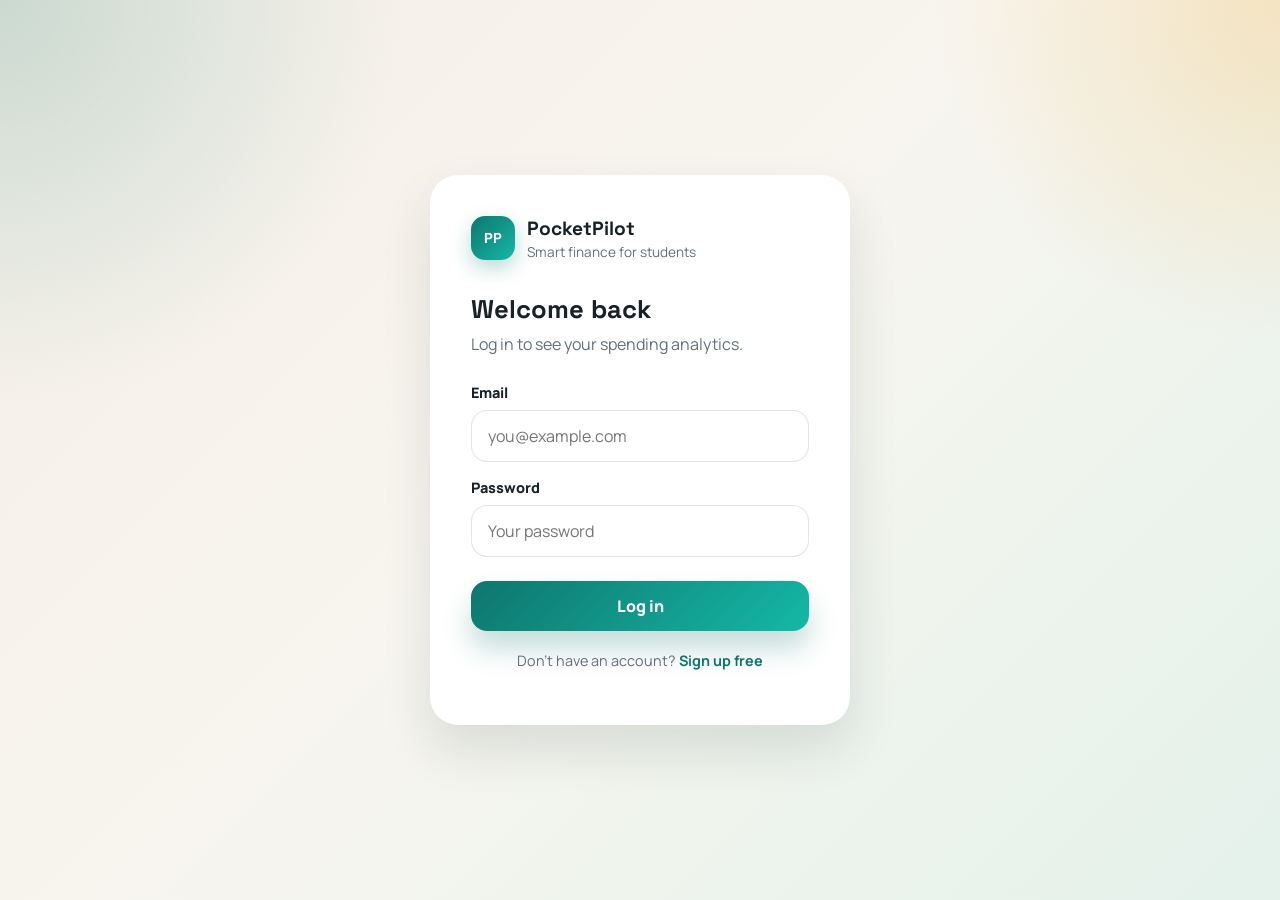
<file: static/login.html>
<!DOCTYPE html>
<html lang="en">
<head>
    <meta charset="UTF-8">
    <meta name="viewport" content="width=device-width, initial-scale=1.0">
    <title>Login – PocketPilot</title>
    <link rel="stylesheet" href="/static/styles.css">
    <style>
        body { display: flex; align-items: center; justify-content: center; min-height: 100vh; }
        .auth-card {
            width: 100%;
            max-width: 420px;
            padding: 40px;
            border-radius: var(--radius-xl);
            background: var(--surface-strong);
            box-shadow: var(--shadow);
            border: 1px solid rgba(255,255,255,0.6);
        }
        .auth-brand { display: flex; align-items: center; gap: 12px; margin-bottom: 32px; }
        .auth-brand-mark {
            width: 44px; height: 44px;
            display: grid; place-items: center;
            border-radius: 14px; color: white;
            font-family: 'Space Grotesk', sans-serif; font-weight: 700; font-size: 0.9rem;
            background: linear-gradient(135deg, #0f766e, #14b8a6);
            box-shadow: 0 8px 20px rgba(15,118,110,0.28);
        }
        .auth-brand-name { font-family: 'Space Grotesk', sans-serif; font-size: 1.2rem; font-weight: 700; margin: 0; }
        .auth-brand-sub { color: var(--muted); font-size: 0.85rem; margin: 2px 0 0; }
        h2 { font-family: 'Space Grotesk', sans-serif; margin: 0 0 8px; font-size: 1.6rem; }
        .auth-sub { color: var(--muted); margin: 0 0 28px; }
        .field { display: grid; gap: 8px; margin-bottom: 16px; }
        label { font-weight: 800; font-size: 0.9rem; }
        .btn-full { width: 100%; padding: 14px; font-size: 1rem; margin-top: 8px; }
        .auth-footer { text-align: center; margin-top: 20px; color: var(--muted); font-size: 0.9rem; }
        .auth-footer a { color: var(--primary); font-weight: 700; }
        .error-msg { display: none; padding: 12px 16px; border-radius: 14px; background: rgba(194,65,12,0.1); color: var(--danger); font-weight: 700; margin-bottom: 16px; font-size: 0.9rem; }
        .error-msg.visible { display: block; }
    </style>
</head>
<body>
    <div class="auth-card">
        <div class="auth-brand">
            <div class="auth-brand-mark">PP</div>
            <div>
                <p class="auth-brand-name">PocketPilot</p>
                <p class="auth-brand-sub">Smart finance for students</p>
            </div>
        </div>

        <h2>Welcome back</h2>
        <p class="auth-sub">Log in to see your spending analytics.</p>

        <div class="error-msg" id="errorMsg"></div>

        <form id="loginForm">
            <div class="field">
                <label for="email">Email</label>
                <input type="email" id="email" placeholder="you@example.com" required autocomplete="email">
            </div>
            <div class="field">
                <label for="password">Password</label>
                <input type="password" id="password" placeholder="Your password" required autocomplete="current-password">
            </div>
            <button type="submit" class="btn primary btn-full" id="submitBtn">Log in</button>
        </form>

        <p class="auth-footer">Don't have an account? <a href="/register">Sign up free</a></p>
    </div>

    <script>
        // Redirect if already logged in
        if (localStorage.getItem('pp_token')) {
            window.location.href = '/';
        }

        document.getElementById('loginForm').addEventListener('submit', async (e) => {
            e.preventDefault();
            const btn = document.getElementById('submitBtn');
            const errorMsg = document.getElementById('errorMsg');
            errorMsg.classList.remove('visible');
            btn.textContent = 'Logging in…';
            btn.disabled = true;

            try {
                const res = await fetch('/api/auth/login', {
                    method: 'POST',
                    headers: { 'Content-Type': 'application/json' },
                    body: JSON.stringify({
                        email: document.getElementById('email').value,
                        password: document.getElementById('password').value,
                    }),
                });
                const data = await res.json();
                if (!res.ok) throw new Error(data.detail || 'Login failed');
                localStorage.setItem('pp_token', data.access_token);
                localStorage.setItem('pp_user', JSON.stringify({ id: data.user_id, name: data.user_name, email: data.user_email }));
                window.location.href = '/';
            } catch (err) {
                errorMsg.textContent = err.message;
                errorMsg.classList.add('visible');
                btn.textContent = 'Log in';
                btn.disabled = false;
            }
        });
    </script>
</body>
</html>
</file>
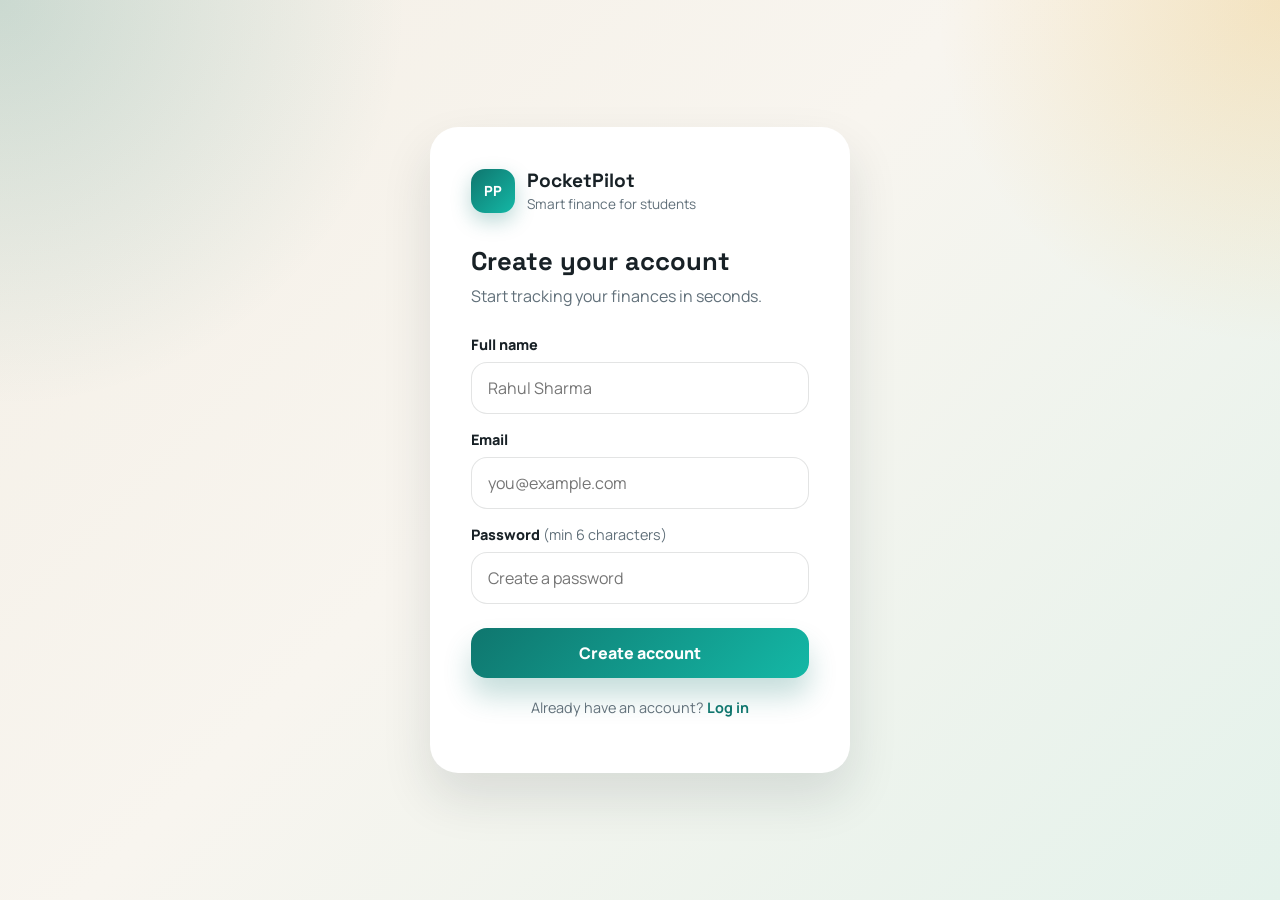
<file: static/register.html>
<!DOCTYPE html>
<html lang="en">
<head>
    <meta charset="UTF-8">
    <meta name="viewport" content="width=device-width, initial-scale=1.0">
    <title>Sign Up – PocketPilot</title>
    <link rel="stylesheet" href="/static/styles.css">
    <style>
        body { display: flex; align-items: center; justify-content: center; min-height: 100vh; }
        .auth-card {
            width: 100%;
            max-width: 420px;
            padding: 40px;
            border-radius: var(--radius-xl);
            background: var(--surface-strong);
            box-shadow: var(--shadow);
            border: 1px solid rgba(255,255,255,0.6);
        }
        .auth-brand { display: flex; align-items: center; gap: 12px; margin-bottom: 32px; }
        .auth-brand-mark {
            width: 44px; height: 44px;
            display: grid; place-items: center;
            border-radius: 14px; color: white;
            font-family: 'Space Grotesk', sans-serif; font-weight: 700; font-size: 0.9rem;
            background: linear-gradient(135deg, #0f766e, #14b8a6);
            box-shadow: 0 8px 20px rgba(15,118,110,0.28);
        }
        .auth-brand-name { font-family: 'Space Grotesk', sans-serif; font-size: 1.2rem; font-weight: 700; margin: 0; }
        .auth-brand-sub { color: var(--muted); font-size: 0.85rem; margin: 2px 0 0; }
        h2 { font-family: 'Space Grotesk', sans-serif; margin: 0 0 8px; font-size: 1.6rem; }
        .auth-sub { color: var(--muted); margin: 0 0 28px; }
        .field { display: grid; gap: 8px; margin-bottom: 16px; }
        label { font-weight: 800; font-size: 0.9rem; }
        .btn-full { width: 100%; padding: 14px; font-size: 1rem; margin-top: 8px; }
        .auth-footer { text-align: center; margin-top: 20px; color: var(--muted); font-size: 0.9rem; }
        .auth-footer a { color: var(--primary); font-weight: 700; }
        .error-msg { display: none; padding: 12px 16px; border-radius: 14px; background: rgba(194,65,12,0.1); color: var(--danger); font-weight: 700; margin-bottom: 16px; font-size: 0.9rem; }
        .error-msg.visible { display: block; }
    </style>
</head>
<body>
    <div class="auth-card">
        <div class="auth-brand">
            <div class="auth-brand-mark">PP</div>
            <div>
                <p class="auth-brand-name">PocketPilot</p>
                <p class="auth-brand-sub">Smart finance for students</p>
            </div>
        </div>

        <h2>Create your account</h2>
        <p class="auth-sub">Start tracking your finances in seconds.</p>

        <div class="error-msg" id="errorMsg"></div>

        <form id="registerForm">
            <div class="field">
                <label for="name">Full name</label>
                <input type="text" id="name" placeholder="Rahul Sharma" required autocomplete="name" minlength="2">
            </div>
            <div class="field">
                <label for="email">Email</label>
                <input type="email" id="email" placeholder="you@example.com" required autocomplete="email">
            </div>
            <div class="field">
                <label for="password">Password <span style="font-weight:400;color:var(--muted)">(min 6 characters)</span></label>
                <input type="password" id="password" placeholder="Create a password" required autocomplete="new-password" minlength="6">
            </div>
            <button type="submit" class="btn primary btn-full" id="submitBtn">Create account</button>
        </form>

        <p class="auth-footer">Already have an account? <a href="/login">Log in</a></p>
    </div>

    <script>
        // Redirect if already logged in
        if (localStorage.getItem('pp_token')) {
            window.location.href = '/';
        }

        document.getElementById('registerForm').addEventListener('submit', async (e) => {
            e.preventDefault();
            const btn = document.getElementById('submitBtn');
            const errorMsg = document.getElementById('errorMsg');
            errorMsg.classList.remove('visible');
            btn.textContent = 'Creating account…';
            btn.disabled = true;

            try {
                const res = await fetch('/api/auth/register', {
                    method: 'POST',
                    headers: { 'Content-Type': 'application/json' },
                    body: JSON.stringify({
                        name: document.getElementById('name').value,
                        email: document.getElementById('email').value,
                        password: document.getElementById('password').value,
                    }),
                });
                const data = await res.json();
                if (!res.ok) throw new Error(data.detail || 'Registration failed');
                localStorage.setItem('pp_token', data.access_token);
                localStorage.setItem('pp_user', JSON.stringify({ id: data.user_id, name: data.user_name, email: data.user_email }));
                window.location.href = '/';
            } catch (err) {
                errorMsg.textContent = err.message;
                errorMsg.classList.add('visible');
                btn.textContent = 'Create account';
                btn.disabled = false;
            }
        });
    </script>
</body>
</html>
</file>
<file: static/styles.css>
@import url('https://fonts.googleapis.com/css2?family=Manrope:wght@400;500;600;700;800&family=Space+Grotesk:wght@500;700&display=swap');

:root {
    --bg: #f4efe6;
    --bg-accent: #e4f2eb;
    --surface: rgba(255, 255, 255, 0.78);
    --surface-strong: #ffffff;
    --text: #182126;
    --muted: #61707a;
    --line: rgba(24, 33, 38, 0.08);
    --primary: #0f766e;
    --primary-soft: rgba(15, 118, 110, 0.12);
    --danger: #c2410c;
    --danger-soft: rgba(194, 65, 12, 0.12);
    --success: #15803d;
    --success-soft: rgba(21, 128, 61, 0.12);
    --shadow: 0 24px 50px rgba(27, 39, 49, 0.12);
    --radius-xl: 28px;
    --radius-lg: 20px;
    --radius-md: 14px;
}

* {
    box-sizing: border-box;
}

body {
    margin: 0;
    min-height: 100vh;
    font-family: 'Manrope', sans-serif;
    color: var(--text);
    background:
        radial-gradient(circle at top left, rgba(15, 118, 110, 0.18), transparent 26%),
        radial-gradient(circle at top right, rgba(245, 158, 11, 0.2), transparent 22%),
        linear-gradient(135deg, var(--bg) 0%, #f8f5ef 45%, var(--bg-accent) 100%);
}

a {
    color: inherit;
    text-decoration: none;
}

button,
input,
select,
textarea {
    font: inherit;
}

.layout {
    display: grid;
    grid-template-columns: 280px 1fr;
    min-height: 100vh;
}

.sidebar {
    padding: 32px 24px;
    border-right: 1px solid var(--line);
    backdrop-filter: blur(24px);
    background: rgba(255, 255, 255, 0.45);
}

.brand {
    display: flex;
    align-items: center;
    gap: 14px;
    margin-bottom: 32px;
}

.brand-mark {
    width: 52px;
    height: 52px;
    display: grid;
    place-items: center;
    border-radius: 18px;
    color: white;
    font-family: 'Space Grotesk', sans-serif;
    font-weight: 700;
    background: linear-gradient(135deg, #0f766e, #14b8a6);
    box-shadow: inset 0 1px 0 rgba(255, 255, 255, 0.35), 0 16px 30px rgba(15, 118, 110, 0.24);
}

.brand-copy h1 {
    margin: 0;
    font-family: 'Space Grotesk', sans-serif;
    font-size: 1.25rem;
}

.brand-copy p {
    margin: 4px 0 0;
    color: var(--muted);
    font-size: 0.92rem;
}

.nav-group {
    display: grid;
    gap: 10px;
}

.nav-link {
    padding: 14px 16px;
    border-radius: 16px;
    color: var(--muted);
    font-weight: 700;
    transition: 160ms ease;
}

.nav-link:hover,
.nav-link.active {
    color: var(--text);
    background: rgba(255, 255, 255, 0.78);
    box-shadow: 0 12px 24px rgba(24, 33, 38, 0.08);
}

.sidebar-card {
    margin-top: 28px;
    padding: 18px;
    border-radius: var(--radius-lg);
    background: linear-gradient(180deg, rgba(15, 118, 110, 0.94), rgba(13, 148, 136, 0.9));
    color: #effcf8;
    box-shadow: var(--shadow);
}

.sidebar-card p {
    color: rgba(239, 252, 248, 0.84);
}

.main {
    padding: 28px;
}

.topbar {
    display: flex;
    justify-content: space-between;
    gap: 16px;
    align-items: center;
    margin-bottom: 24px;
}
.topbar h2 {
    margin: 0;
    font-family: 'Space Grotesk', sans-serif;
    font-size: clamp(1.6rem, 3vw, 2.4rem);
}

.topbar p {
    margin: 6px 0 0;
    color: var(--muted);
}

.badge {
    display: inline-flex;
    align-items: center;
    gap: 8px;
    padding: 10px 14px;
    border-radius: 999px;
    background: rgba(255, 255, 255, 0.72);
    border: 1px solid rgba(255, 255, 255, 0.55);
    box-shadow: 0 8px 20px rgba(24, 33, 38, 0.08);
    color: var(--muted);
    font-weight: 700;
}

.grid {
    display: grid;
    gap: 20px;
}

.grid.cards {
    grid-template-columns: repeat(4, minmax(0, 1fr));
}

.card {
    padding: 22px;
    border-radius: var(--radius-xl);
    background: var(--surface);
    border: 1px solid rgba(255, 255, 255, 0.55);
    box-shadow: var(--shadow);
    backdrop-filter: blur(16px);
}

.card h3,
.card h4,
.card p {
    margin-top: 0;
}

.metric-label {
    color: var(--muted);
    font-weight: 700;
}

.metric-value {
    margin: 14px 0 6px;
    font-size: clamp(1.5rem, 2.2vw, 2.25rem);
    font-weight: 800;
    letter-spacing: -0.03em;
}

.metric-trend {
    font-size: 0.94rem;
    font-weight: 700;
}

.metric-trend.success {
    color: var(--success);
}

.metric-trend.danger {
    color: var(--danger);
}

.panel-layout {
    display: grid;
    grid-template-columns: 1.2fr 0.8fr;
    gap: 20px;
}

.split-layout {
    display: grid;
    grid-template-columns: 1fr 1fr;
    gap: 20px;
}

.panel-header {
    display: flex;
    justify-content: space-between;
    align-items: center;
    gap: 12px;
    margin-bottom: 18px;
}

.panel-header h3,
.panel-header h4 {
    margin: 0;
}

.muted {
    color: var(--muted);
}

.chart-wrap {
    position: relative;
    min-height: 320px;
}

.list {
    display: grid;
    gap: 12px;
}

.list-item {
    display: flex;
    justify-content: space-between;
    align-items: center;
    gap: 12px;
    padding: 14px 16px;
    border-radius: 16px;
    background: rgba(255, 255, 255, 0.78);
    border: 1px solid var(--line);
}

.list-item strong,
.list-item span {
    display: block;
}

.tag {
    display: inline-flex;
    align-items: center;
    padding: 6px 10px;
    border-radius: 999px;
    font-size: 0.82rem;
    font-weight: 800;
}

.tag.expense {
    color: var(--danger);
    background: var(--danger-soft);
}

.tag.savings {
    color: var(--success);
    background: var(--success-soft);
}

.tag.investments {
    color: var(--primary);
    background: var(--primary-soft);
}

.alerts {
    display: grid;
    gap: 12px;
}

.alert {
    padding: 16px;
    border-radius: 18px;
    background: rgba(255, 255, 255, 0.84);
    border: 1px solid var(--line);
}

.alert.warning {
    border-color: rgba(194, 65, 12, 0.18);
    background: rgba(255, 247, 237, 0.88);
}

.alert.suggestion {
    border-color: rgba(21, 128, 61, 0.16);
    background: rgba(240, 253, 244, 0.9);
}

.form-grid {
    display: grid;
    grid-template-columns: repeat(2, minmax(0, 1fr));
    gap: 18px;
}

.field {
    display: grid;
    gap: 8px;
}

.field.full {
    grid-column: 1 / -1;
}

label {
    font-weight: 800;
}

input,
select,
textarea {
    width: 100%;
    padding: 14px 16px;
    border-radius: 16px;
    border: 1px solid rgba(24, 33, 38, 0.12);
    background: rgba(255, 255, 255, 0.95);
    color: var(--text);
}

textarea {
    min-height: 140px;
    resize: vertical;
}

.btn-row {
    display: flex;
    gap: 12px;
    flex-wrap: wrap;
}

.btn {
    padding: 13px 18px;
    border: 0;
    border-radius: 16px;
    font-weight: 800;
    cursor: pointer;
    transition: 160ms ease;
}

.btn.primary {
    color: white;
    background: linear-gradient(135deg, #0f766e, #14b8a6);
    box-shadow: 0 18px 28px rgba(15, 118, 110, 0.24);
}

.btn.secondary {
    background: rgba(15, 118, 110, 0.1);
    color: var(--primary);
}

.btn:hover {
    transform: translateY(-1px);
}

.hero-card {
    display: grid;
    gap: 20px;
    grid-template-columns: 1.1fr 0.9fr;
    align-items: center;
    overflow: hidden;
}

.hero-copy h3 {
    font-family: 'Space Grotesk', sans-serif;
    font-size: clamp(1.8rem, 3vw, 2.8rem);
    line-height: 1.05;
}

.hero-copy p {
    color: var(--muted);
    font-size: 1rem;
}

.hero-orbit {
    aspect-ratio: 1;
    border-radius: 50%;
    background:
        radial-gradient(circle at 40% 40%, rgba(20, 184, 166, 0.34), transparent 30%),
        radial-gradient(circle at center, rgba(15, 118, 110, 0.25) 0%, rgba(15, 118, 110, 0.08) 42%, transparent 43%),
        linear-gradient(160deg, rgba(255, 255, 255, 0.9), rgba(224, 250, 244, 0.48));
    border: 1px solid rgba(15, 118, 110, 0.12);
    position: relative;
}

.hero-orbit::before,
.hero-orbit::after {
    content: '';
    position: absolute;
    border-radius: 50%;
}

.hero-orbit::before {
    inset: 18%;
    border: 1px dashed rgba(15, 118, 110, 0.3);
}

.hero-orbit::after {
    width: 28%;
    height: 28%;
    right: 18%;
    top: 18%;
    background: linear-gradient(135deg, rgba(245, 158, 11, 0.9), rgba(251, 191, 36, 0.85));
    box-shadow: 0 18px 32px rgba(245, 158, 11, 0.28);
}

.progress-bar {
    width: 100%;
    height: 14px;
    border-radius: 999px;
    background: rgba(15, 118, 110, 0.08);
    overflow: hidden;
}

.progress-fill {
    height: 100%;
    border-radius: inherit;
    background: linear-gradient(90deg, #0f766e, #14b8a6);
}

.empty-state {
    text-align: center;
    padding: 32px 18px;
    color: var(--muted);
}

.kpi-grid {
    display: grid;
    grid-template-columns: repeat(3, minmax(0, 1fr));
    gap: 14px;
}

.kpi-box {
    padding: 16px;
    border-radius: 18px;
    background: rgba(255, 255, 255, 0.8);
    border: 1px solid var(--line);
}

.table {
    width: 100%;
    border-collapse: collapse;
}

.table th,
.table td {
    text-align: left;
    padding: 14px 12px;
    border-bottom: 1px solid var(--line);
}

.table th {
    color: var(--muted);
    font-size: 0.85rem;
    text-transform: uppercase;
    letter-spacing: 0.08em;
}

/* ── Auth sidebar user section ──────────────────────────────────────────── */
#sidebarUser {
    margin-top: auto;
    padding-top: 20px;
    border-top: 1px solid var(--line);
}

.user-row {
    display: flex;
    align-items: center;
    gap: 10px;
    margin-bottom: 12px;
}

.user-avatar {
    width: 36px;
    height: 36px;
    border-radius: 50%;
    background: linear-gradient(135deg, #0f766e, #14b8a6);
    color: white;
    display: grid;
    place-items: center;
    font-weight: 800;
    font-size: 0.9rem;
    flex-shrink: 0;
}

.user-meta {
    min-width: 0;
}

.user-name {
    font-weight: 800;
    font-size: 0.9rem;
    white-space: nowrap;
    overflow: hidden;
    text-overflow: ellipsis;
}

.user-email {
    color: var(--muted);
    font-size: 0.78rem;
    white-space: nowrap;
    overflow: hidden;
    text-overflow: ellipsis;
}

.btn-logout {
    width: 100%;
    padding: 10px 14px;
    border: 1px solid var(--line);
    border-radius: 12px;
    background: rgba(255, 255, 255, 0.6);
    color: var(--danger);
    font-weight: 800;
    font-size: 0.88rem;
    cursor: pointer;
    transition: 160ms ease;
}

.btn-logout:hover {
    background: var(--danger-soft);
}

.sidebar {
    display: flex;
    flex-direction: column;
}

html[data-theme='dark'] {
    --bg: #0d1418;
    --bg-accent: #111c20;
    --surface: rgba(20, 31, 37, 0.82);
    --surface-strong: #17262d;
    --text: #e8f0f4;
    --muted: #9eb1bb;
    --line: rgba(232, 240, 244, 0.12);
    --primary: #22c1b5;
    --primary-soft: rgba(34, 193, 181, 0.16);
    --danger: #fb8b59;
    --danger-soft: rgba(251, 139, 89, 0.16);
    --success: #55d38f;
    --success-soft: rgba(85, 211, 143, 0.16);
    --shadow: 0 24px 50px rgba(0, 0, 0, 0.35);
}

.theme-toggle {
    position: fixed;
    top: 16px;
    right: 16px;
    width: 44px;
    height: 44px;
    border: 1px solid var(--line);
    border-radius: 999px;
    display: grid;
    place-items: center;
    font-size: 1.15rem;
    cursor: pointer;
    z-index: 1400;
    color: var(--text);
    background: color-mix(in srgb, var(--surface-strong) 88%, transparent);
    box-shadow: 0 10px 24px rgba(24, 33, 38, 0.16);
    transition: transform 150ms ease, box-shadow 150ms ease, background 150ms ease;
}

.theme-toggle:hover {
    transform: translateY(-1px);
    box-shadow: 0 14px 28px rgba(24, 33, 38, 0.22);
}

html[data-theme='dark'] .sidebar {
    background: rgba(12, 20, 25, 0.65);
}

html[data-theme='dark'] .nav-link:hover,
html[data-theme='dark'] .nav-link.active {
    background: rgba(26, 42, 49, 0.86);
    box-shadow: 0 12px 24px rgba(0, 0, 0, 0.22);
}

html[data-theme='dark'] input,
html[data-theme='dark'] select,
html[data-theme='dark'] textarea {
    background: rgba(16, 26, 32, 0.9);
    border-color: rgba(232, 240, 244, 0.14);
}

html[data-theme='dark'] .list-item,
html[data-theme='dark'] .kpi-box,
html[data-theme='dark'] .badge,
html[data-theme='dark'] .alert,
html[data-theme='dark'] .btn-logout {
    background: rgba(20, 31, 37, 0.86);
}

html[data-theme='dark'] .alert.warning {
    background: rgba(64, 35, 24, 0.7);
    border-color: rgba(251, 139, 89, 0.35);
}

html[data-theme='dark'] .alert.suggestion {
    background: rgba(27, 56, 43, 0.72);
    border-color: rgba(85, 211, 143, 0.32);
}

html[data-theme='dark'] .card,
html[data-theme='dark'] .list-item,
html[data-theme='dark'] .kpi-box,
html[data-theme='dark'] .table th,
html[data-theme='dark'] .table td,
html[data-theme='dark'] #quickTipCard {
    border-color: rgba(232, 240, 244, 0.12) !important;
}

@media (max-width: 1100px) {
    .layout {
        grid-template-columns: 1fr;
    }

    .sidebar {
        border-right: 0;
        border-bottom: 1px solid var(--line);
    }

    .grid.cards,
    .panel-layout,
    .split-layout,
    .hero-card,
    .form-grid,
    .kpi-grid {
        grid-template-columns: 1fr;
    }
}

@media (max-width: 720px) {
    .main {
        padding: 18px;
    }

    .topbar {
        flex-direction: column;
        align-items: flex-start;
    }

    .sidebar {
        padding: 24px 18px;
    }

    .card {
        padding: 18px;
    }

    .theme-toggle {
        top: 12px;
        right: 12px;
        width: 40px;
        height: 40px;
    }
}
</file>
